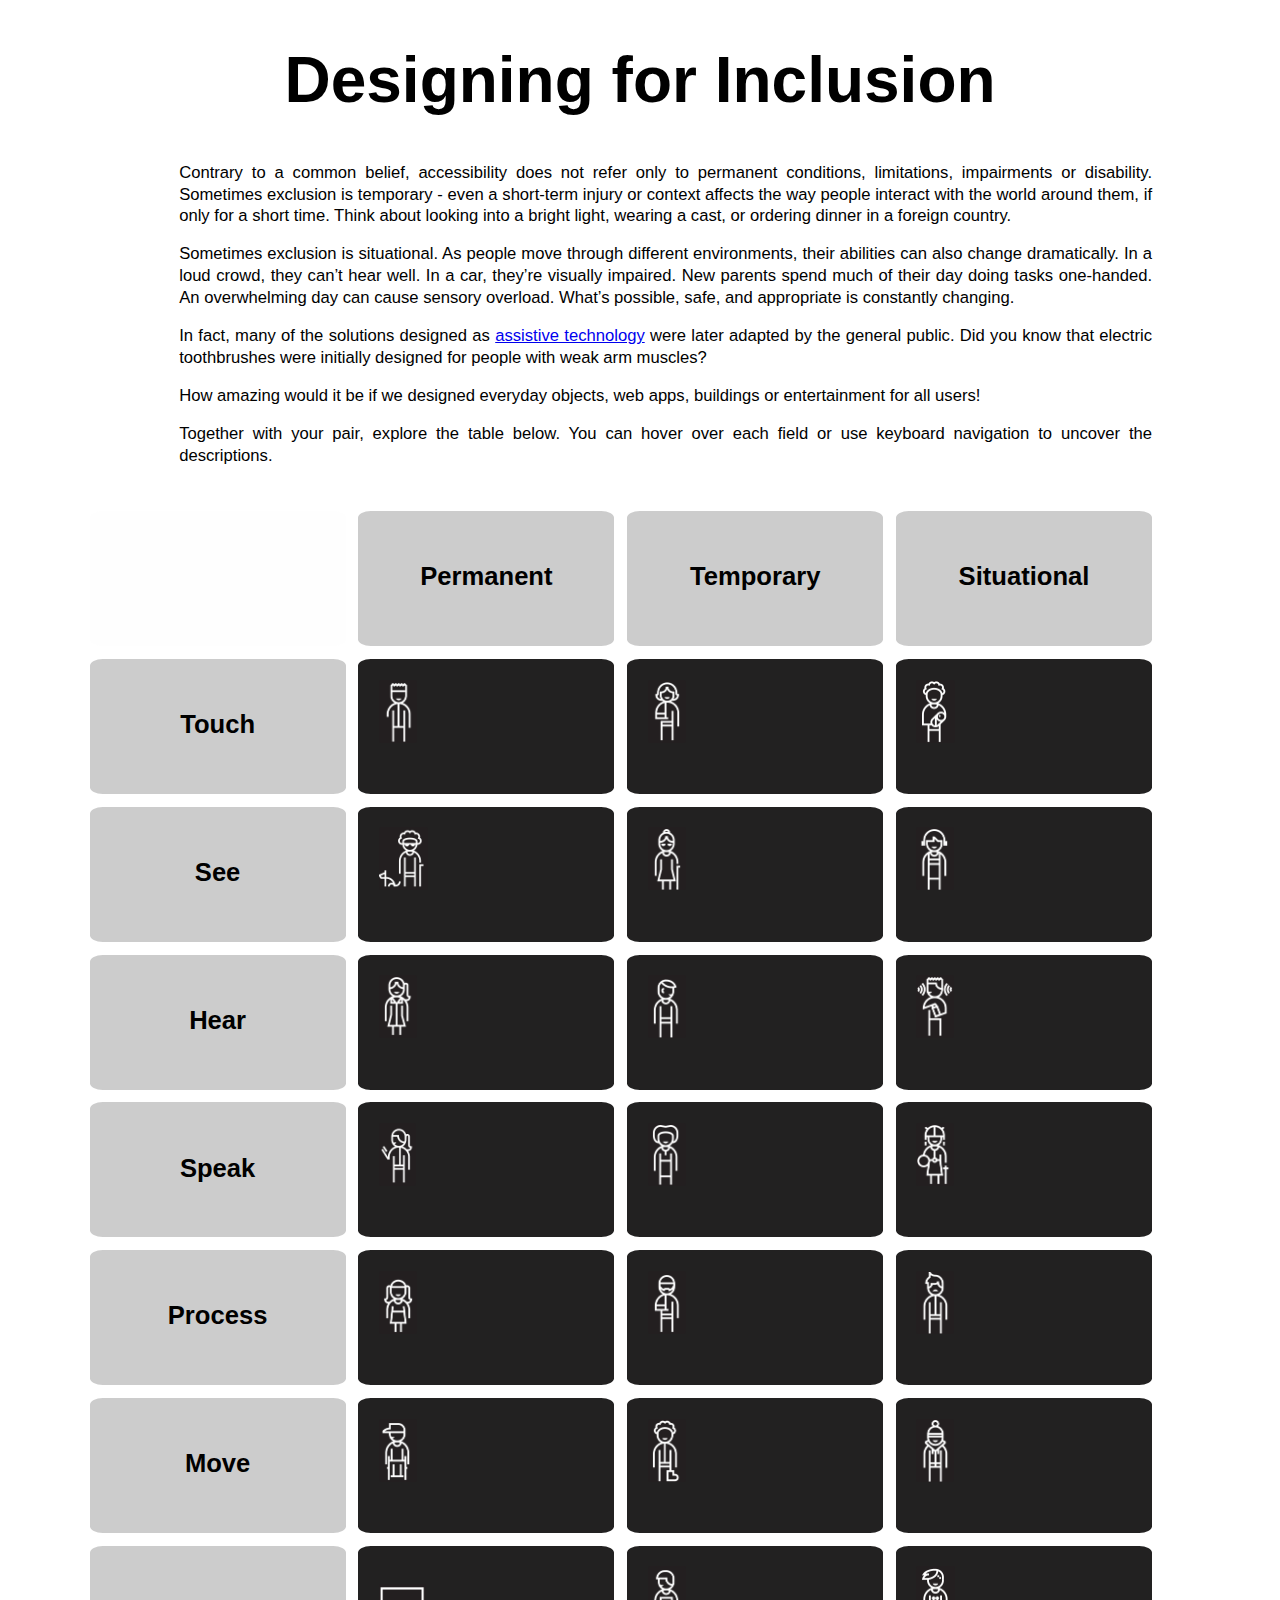
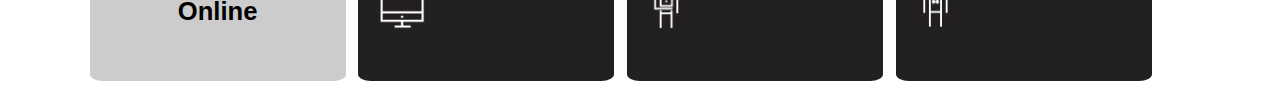
<file: index.html>
<!DOCTYPE html>
<html lang="en">
<head>
    <meta charset="UTF-8">
    <LINK href="stylesheet.css" rel="stylesheet" type="text/css">
    <meta name="viewport" content="width=device-width, initial-scale=1.0">
    <meta http-equiv="X-UA-Compatible" content="ie=edge">
    <title>Web Accessibility 101</title>
</head>
<body>
    <h1>Designing for Inclusion</h1>
    <article class="intro">
        <p> Contrary to a common belief, accessibility does not refer only to permanent conditions, limitations, impairments or disability. Sometimes exclusion is temporary - even a short-term injury or context affects the way people interact with the world around them, if only for a short time. Think about looking into a bright light, wearing a cast, or ordering dinner in a foreign country. </p>

        <p>Sometimes exclusion is situational. As people move through different environments, their abilities can also change dramatically. In a loud crowd, they can’t hear well. In a car, they’re visually impaired. New parents spend much of their day doing tasks one-handed. An overwhelming day can cause sensory overload. What’s possible, safe, and appropriate is constantly changing.</p>
        <p>In fact, many of the solutions designed as <a href="https://www.atia.org/at-resources/what-is-at/" tabindex="1">assistive technology</a> were later adapted by the general public. Did you know that electric toothbrushes were initially designed for people with weak arm muscles? </p>
        <p>How amazing would it be if we designed everyday objects, web apps, buildings or entertainment for all users! </p>
        <p>Together with your pair, explore the table below. You can hover over each field or use keyboard navigation to uncover the descriptions. </p>
    </article>
    <div class="table">
        <div class="box"></div>
        <div class="box"> Touch</div>
        <div class="box"> See</div>
        <div class="box"> Hear</div>
        <div class="box"> Speak</div>
        <div class="box"> Process</div>
        <div class="box"> Move</div>
        <div class="box"> Online</div>

        <div class="box"> Permanent</div>

        <div class="box" tabindex="1">
            <img src="./img/one-arm.png" 
                class="pic" 
                alt=""/>
            One arm
        </div>
        <div class="box" tabindex="4">
            <img src="./img/blind.png" 
                class="pic" 
                alt=""/>
             Blind
        </div>
        <div class="box" tabindex="7">
            <img src="./img/deaf.png" 
                class="pic" 
                alt=""/>
             Deaf
        </div>
        <div class="box" tabindex="10">
            <img src="./img/non-verbal.png" 
                class="pic" 
                alt=""/>
             Non-verbal
        </div>
        <div class="box" tabindex="13">
            <img src="./img/neuroatypical.png" 
                class="pic" 
                alt=""/>
             Neuroatypical
        </div>
        <div class="box" tabindex="16">
            <img src="./img/wheelchair-user.png" 
                class="pic" 
                alt=""/>
             Wheelchair user
        </div>
        <div class="box" tabindex="16">
                <img src="./img/weak-i.png" 
                    class="pich" 
                    alt=""/>
                 Weak internet
        </div>

        <div class="box"> Temporary </div>

        <div class="box" tabindex="2">
            <img src="./img/arm-injury.png" 
                class="pic" 
                alt=""/>
             Arm injury
        </div>
        <div class="box" tabindex="5">
            <img src="./img/cataract.png" 
                class="pic" 
                alt=""/>
             Cataract
        </div>
        <div class="box" tabindex="8">
            <img src="./img/ear-infection.png" 
                class="pic" 
                alt=""/>
             Ear infection
        </div>
        <div class="box" tabindex="11">
            <img src="./img/laryngitis.png" 
                class="pic" 
                alt=""/>
             Laryngitis
        </div>
        <div class="box" tabindex="14">
            <img src="./img/concussion.png" 
                class="pic" 
                alt=""/>
             Concussion
        </div>
        <div class="box" tabindex="17">
            <img src="./img/broken-leg.png" 
                class="pic" 
                alt=""/>
             Broken leg
        </div>

        <div class="box" tabindex="17">
                <img src="./img/traveling.png" 
                    class="pic" 
                    alt=""/>
                 Traveling
        </div>
        
        <div class="box"> Situational</div>

        <div class="box" tabindex="3"> 
            <img src="./img/parent.png" 
                class="pic" 
                alt=""/>
             New parent
        </div>
        <div class="box" tabindex="6">
                <img src="./img/distracted.png" 
                    class="pic" 
                    alt=""/>
             Distracted driver</div>
        <div class="box" tabindex="9">
                <img src="./img/bartender.png" 
                    class="pic" 
                    alt=""/>
             Bartender</div>
        <div class="box" tabindex="12">
                <img src="./img/accent.png" 
                    class="pic" 
                    alt=""/>
             Heavy accent</div>
        <div class="box" tabindex="15">
                <img src="./img/stress.png" 
                    class="pic" 
                    alt=""/>
             Stress</div>
        <div class="box" tabindex="18">
                <img src="./img/snow-mounds.png" 
                    class="pic" 
                    alt=""/>
             Snow mound
        </div>
        <div class="box" tabindex="16">
                <img src="./img/in-metro.png" 
                    class="pic" 
                    alt=""/>
                 In metro
        </div>
      </div>
</body>
</html>
</file>
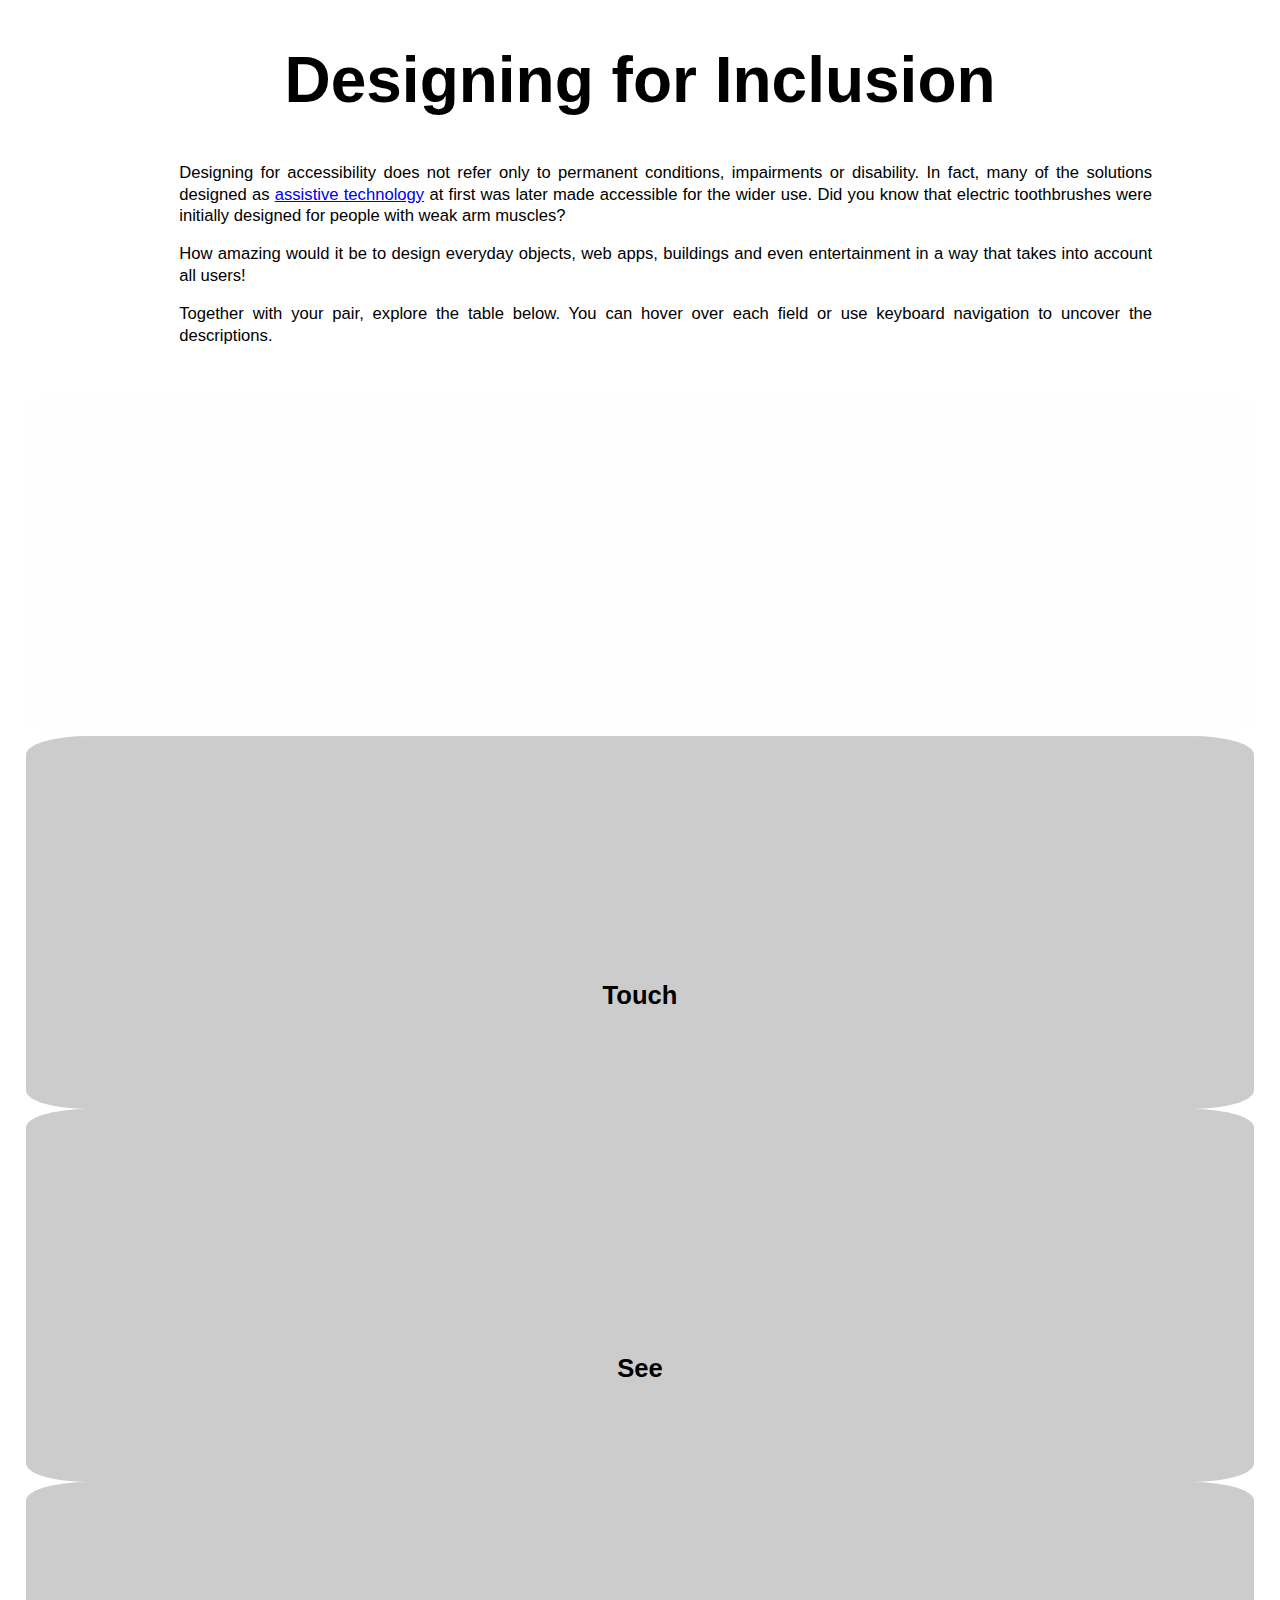
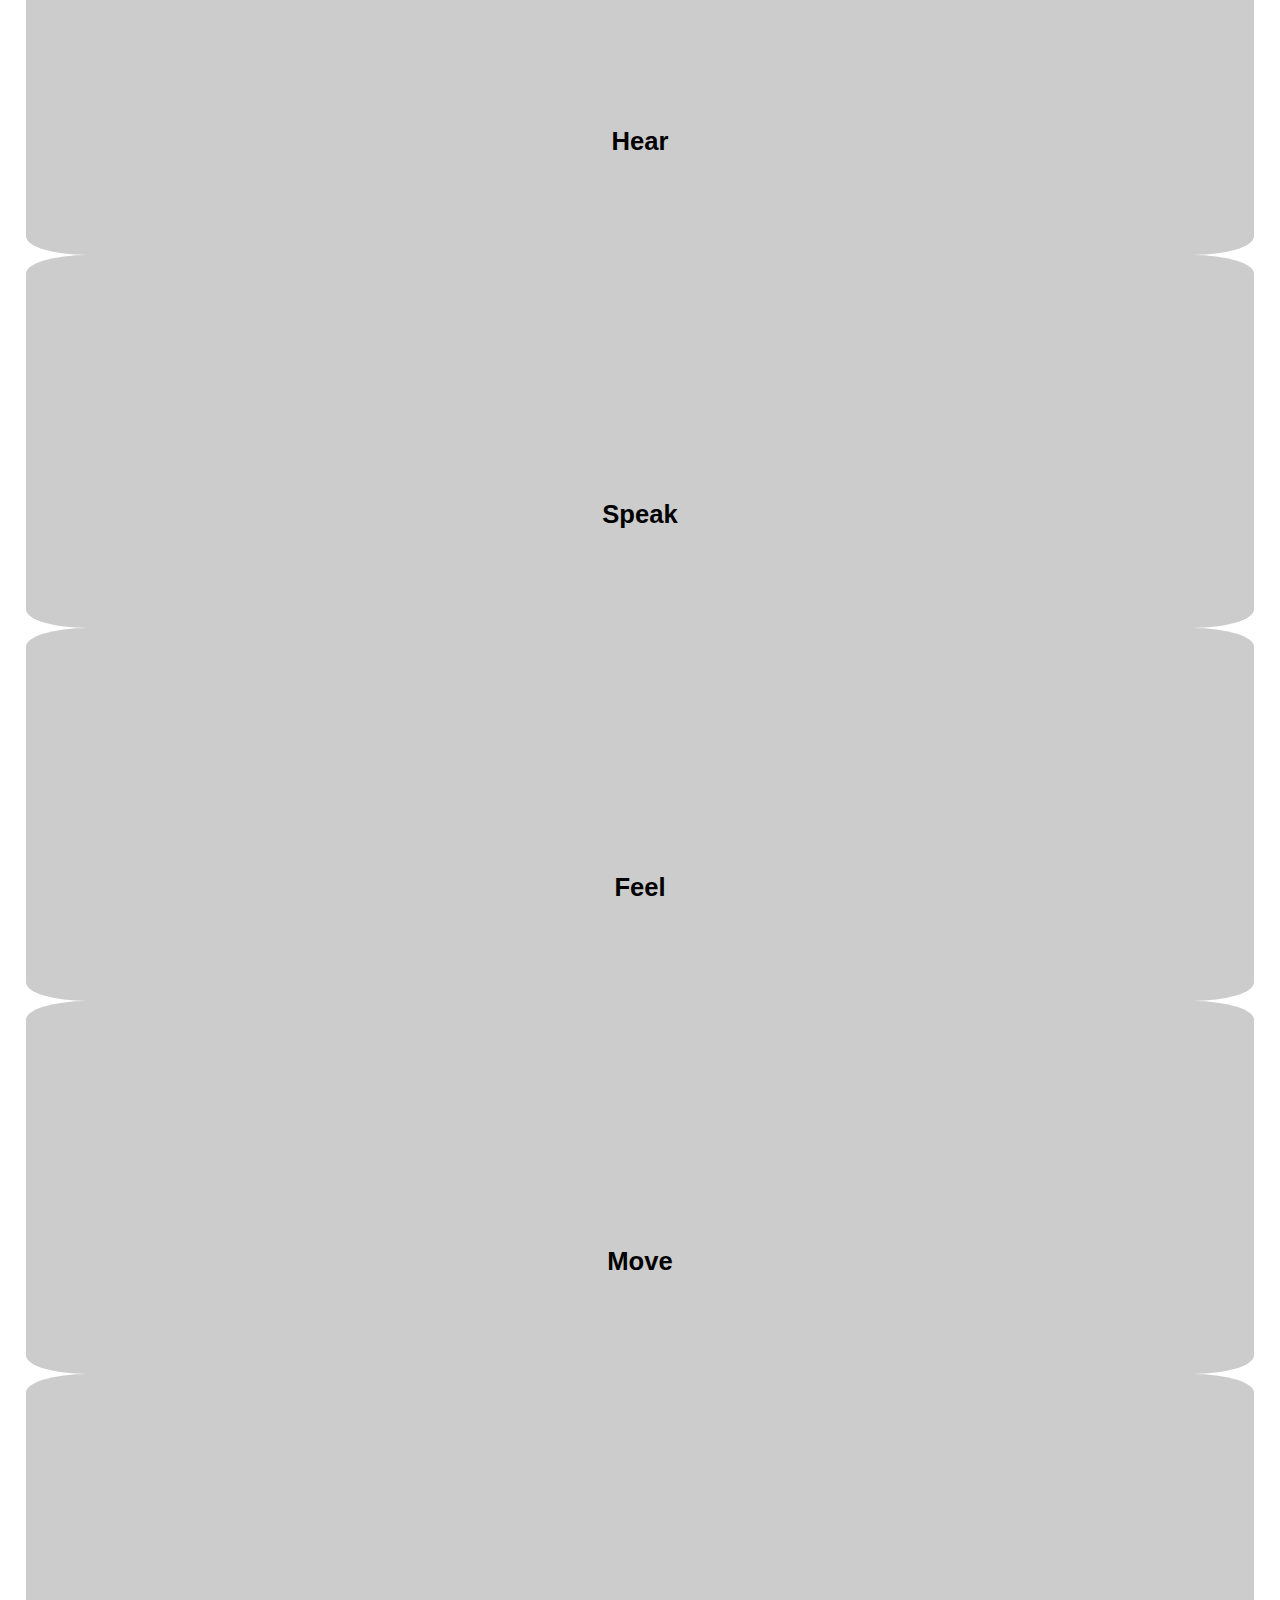
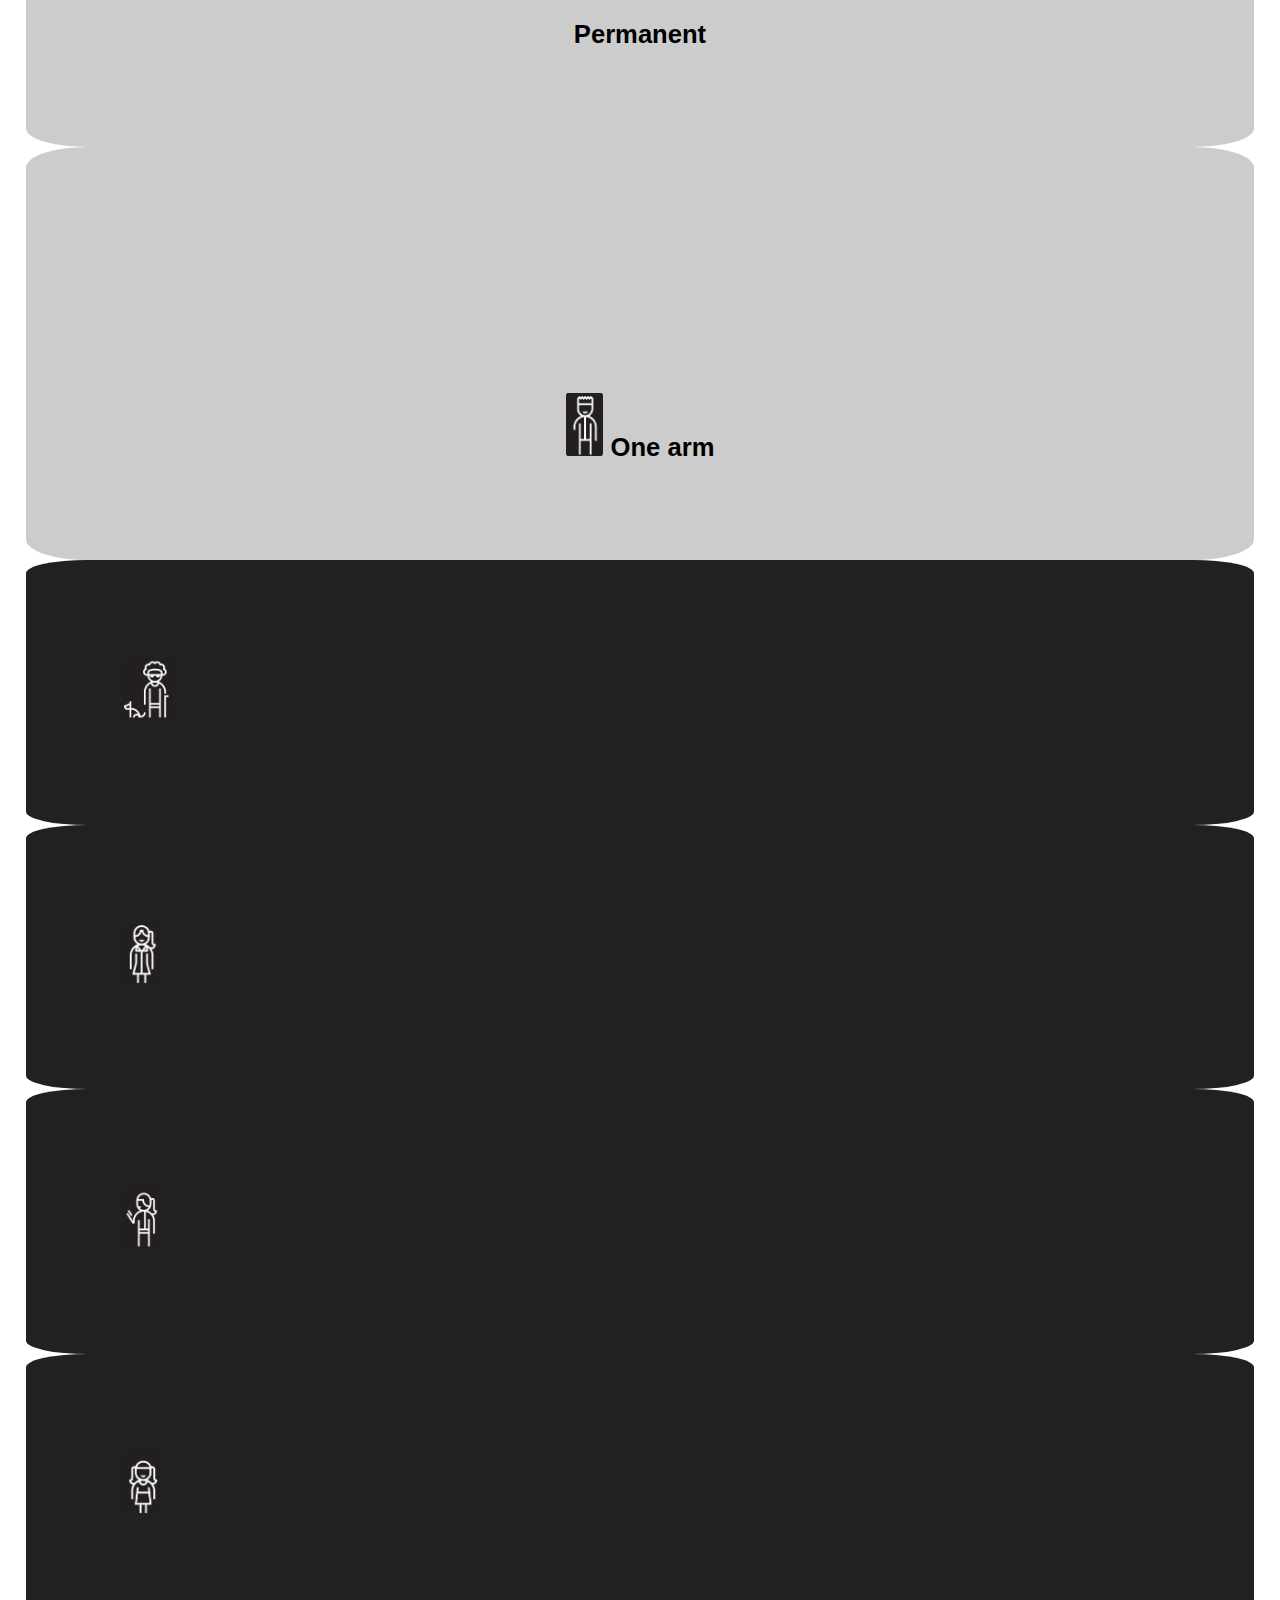
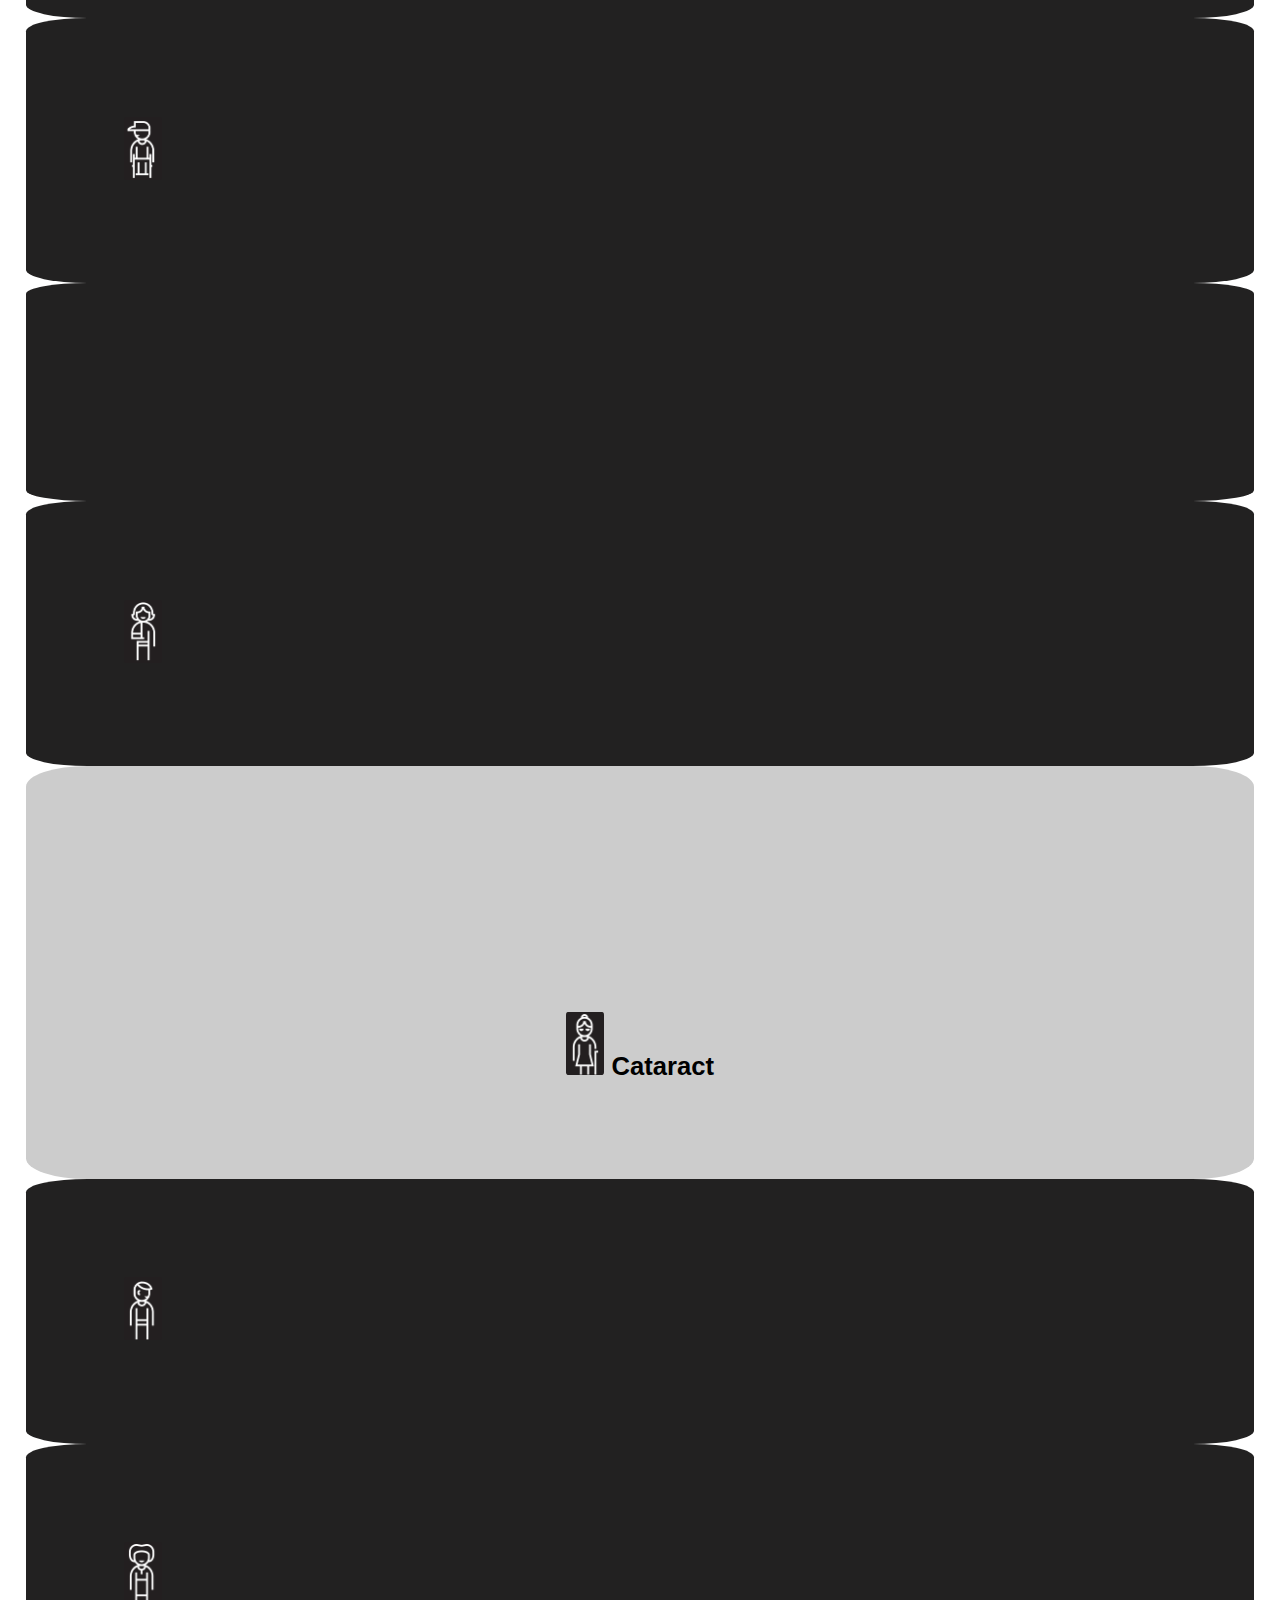
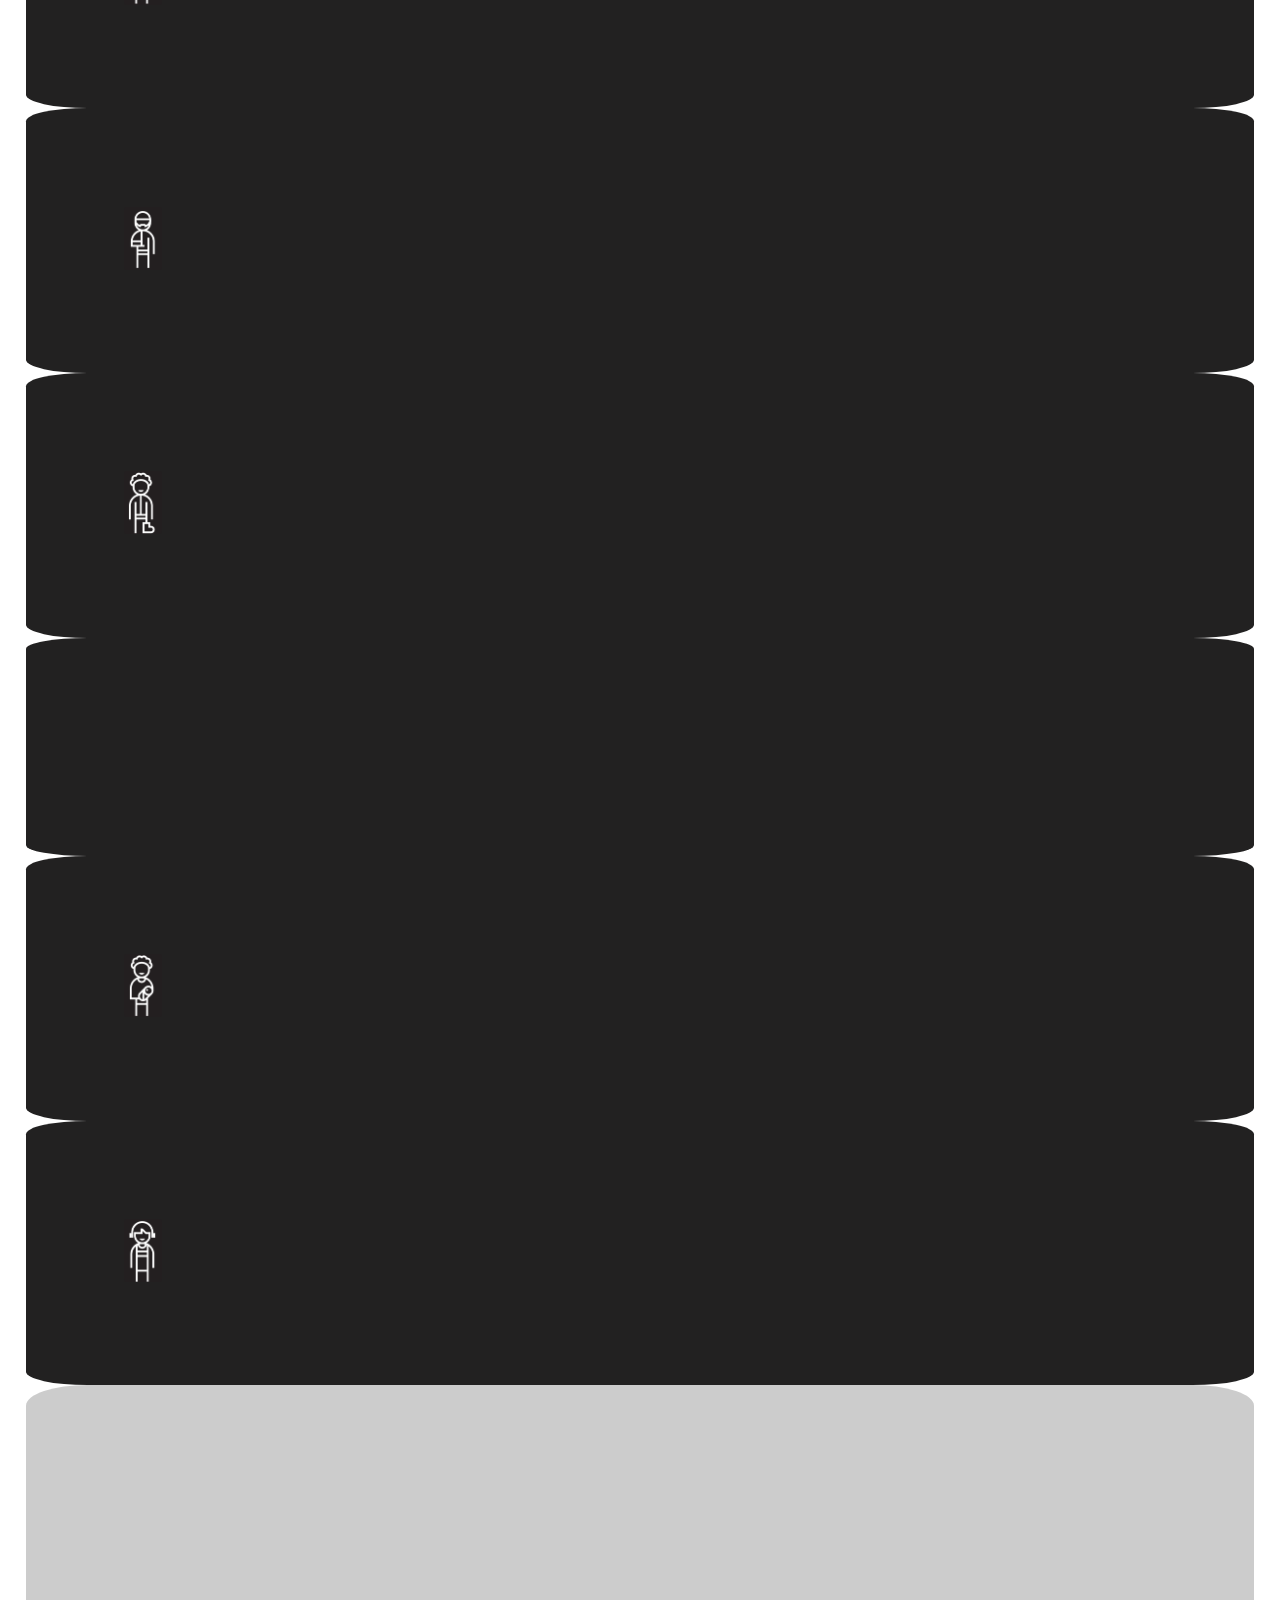
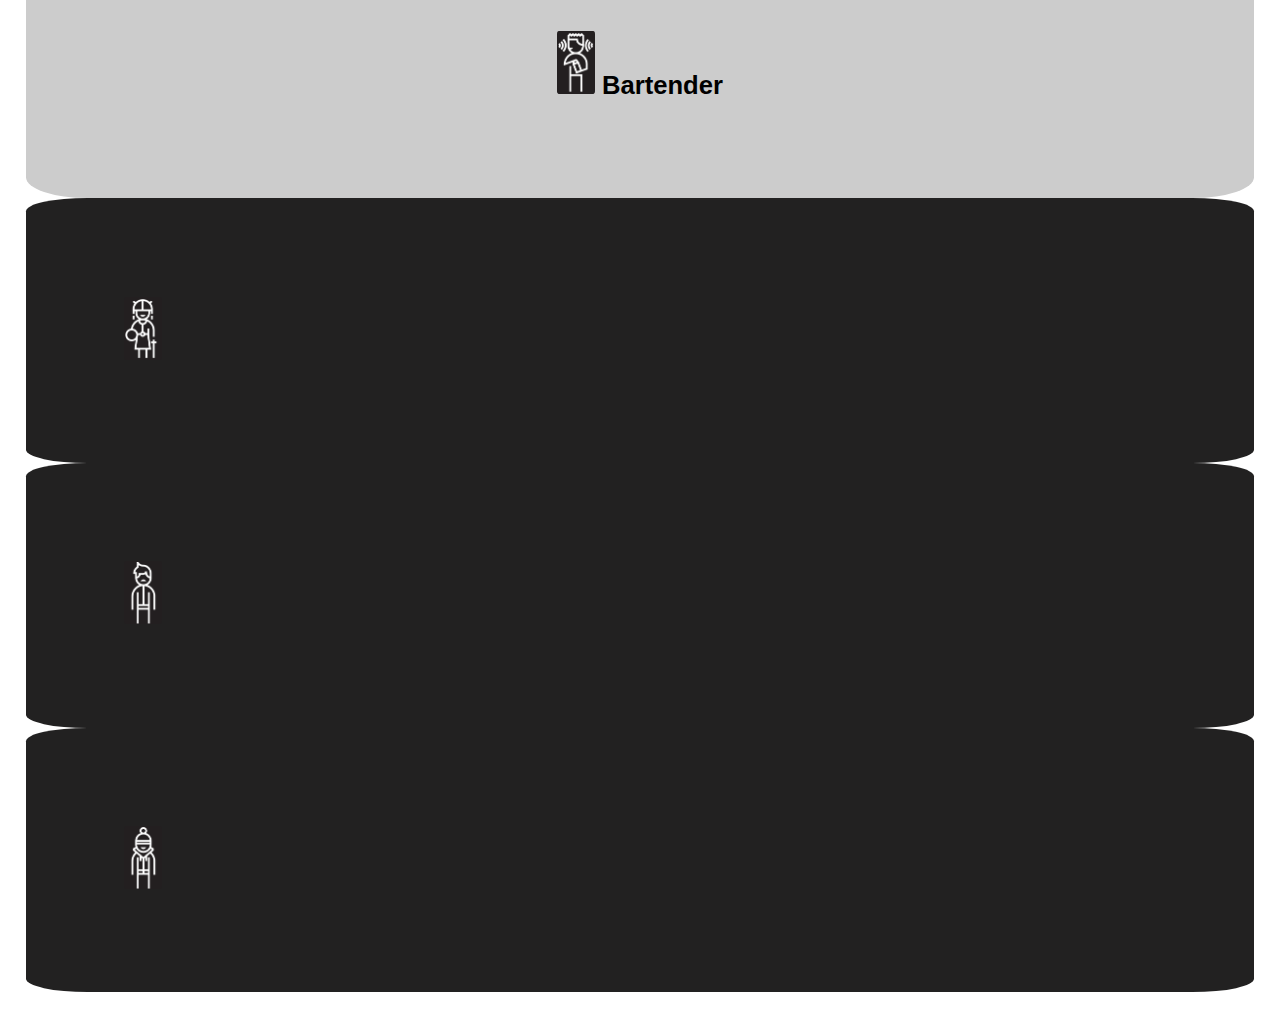
<file: exercise/solution.html>
<!DOCTYPE html>
<html lang="en">
<head>
    <meta charset="UTF-8">
    <LINK href="../stylesheet.css" rel="stylesheet" type="text/css">
    <meta name="viewport" content="width=device-width, initial-scale=1.0">
    <meta http-equiv="X-UA-Compatible" content="ie=edge">
    <title>Web Accessibility 101</title>
</head>
<body>
    <h1>Designing for Inclusion</h1>
    <div class="intro">
        <p> Designing for accessibility does not refer only to permanent conditions, impairments or disability. In fact, many of the solutions designed as <a href="https://www.atia.org/at-resources/what-is-at/" tabindex="1">assistive technology</a> 
            at first was later made accessible for the wider use. Did you know that electric toothbrushes were initially designed for people with weak arm muscles? </p>
        <p>How amazing would it be to design everyday objects, web apps, buildings and even entertainment in a way that takes into account all users! </p>
        <p>Together with your pair, explore the table below. You can hover over each field or use keyboard navigation to uncover the descriptions. </p>
    </div>
    <div class="container">
        <div class="box"></div>
        <div class="box"> Touch</div>
        <div class="box"> See</div>
        <div class="box"> Hear</div>
        <div class="box"> Speak</div>
        <div class="box"> Feel</div>
        <div class="box"> Move</div>

        <div class="box"> Permanent</div>

        <div class="box" tabindex="1">
            <img src="../img/one-arm.png" 
                class="pic" 
                alt="icon of a person with one arm"/>
            One arm
        </div>
        <div class="box" tabindex="4">
            <img src="../img/blind.png" 
                class="pic" 
                alt="icon of a person with glasses, walking stick and a service dog"/>
             Blind
        </div>
        <div class="box" tabindex="7">
            <img src="../img/deaf.png" 
                class="pic" 
                alt="icon of a person"/>
             Deaf
        </div>
        <div class="box" tabindex="10">
            <img src="../img/non-verbal.png" 
                class="pic" 
                alt="icon of a person looking left"/>
             Non-verbal
        </div>
        <div class="box" tabindex="13">
            <img src="../img/neuroatypical.png" 
                class="pic" 
                alt="icon of a person"/>
             Neuroatypical
        </div>
        <div class="box" tabindex="16">
            <img src="../img/wheelchair-user.png" 
                class="pic" 
                alt="icon of a person on a wheelchair"/>
             Wheelchair user
        </div>

        <div class="box"> Temporary </div>

        <div class="box" tabindex="2">
            <img src="../img/arm-injury.png" 
                class="pic" 
                alt="icon of a person with an arm in a cast"/>
             Arm injury
        </div>
        <div class="box" tabindex="5">
            <img src="../img/cataract.png" 
                class="pic" 
                alt="icon of a person with glasses and a walking stick"/>
             Cataract
        </div>
        <div class="box" tabindex="8">
            <img src="../img/ear-infection.png" 
                class="pic" 
                alt="icon of a person looking right"/>
             Ear infection
        </div>
        <div class="box" tabindex="11">
            <img src="../img/laryngitis.png" 
                class="pic" 
                alt="icon of a person"/>
             Laryngitis
        </div>
        <div class="box" tabindex="14">
            <img src="../img/concussion.png" 
                class="pic" 
                alt="icon of a person in a helmet and their arm in a cast"/>
             Concussion
        </div>
        <div class="box" tabindex="17">
            <img src="../img/broken-leg.png" 
                class="pic" 
                alt="icon of a person with a broken leg"/>
             Broken leg
        </div>
        
        <div class="box"> Situational</div>

        <div class="box" tabindex="3"> 
            <img src="../img/parent.png" 
                class="pic" 
                alt="icon of a person holding a newborn"/>
             New parent
        </div>
        <div class="box" tabindex="6">
                <img src="../img/distracted.png" 
                    class="pic" 
                    alt="icon of a person with headphones"/>
             Distracted driver</div>
        <div class="box" tabindex="9">
                <img src="../img/bartender.png" 
                    class="pic" 
                    alt="icon of a bartender mixing a drink"/>
             Bartender</div>
        <div class="box" tabindex="12">
                <img src="../img/accent.png" 
                    class="pic" 
                    alt="icon of a person dressed like a Viking"/>
             Heavy accent</div>
        <div class="box" tabindex="15">
                <img src="../img/stress.png" 
                    class="pic" 
                    alt="icon of a person with a sour face"/>
             Stress</div>
        <div class="box" tabindex="18">
                <img src="../img/snow-mounds.png" 
                    class="pic" 
                    alt="icon of a person dressed for winter"/>
             Snow mound</div>
      </div>
</body>
</html>
</file>
<file: stylesheet.css>
body {
    margin: 2%;
    font-family: Verdana, Geneva, Tahoma, sans-serif;
  }

h1 {
    text-align: center;
    margin-bottom: 5vh;
    font-size: 5vw;
    /* check this instead the previous line: font-size: 150%; */
}

.intro {
    margin-bottom: 5vh;
}

p{
    margin-left: 12vw;
    margin-right: 8vw;
    text-align: justify;
    font-size: 1.3vw;
    line-height: 1.3;
}

/* this is the link styling for when it's hovered over or focused */
a:focus, a:hover{
    background-color: yellow;
    outline: red 3px solid;
}

/* this is why the link always remains blue */
a:visited{
    color: blue;
}

/* this is styling for the table */
  .table {
    margin-left: 5vw;
    margin-right: auto;
    width: auto;
    display: grid;
    grid-gap: 1vw;
    grid-template-columns: repeat(6, 20vw);
    grid-template-rows: 15vh 15vh 15vh 15vh 15vh 15vh 15vh 15vh;
    /* check this instead the previous line: grid-template-rows: 100px 100px 100px 100px 100px 100px 100px 100px ; */
    grid-auto-flow: column; 
  }

/* this is the individual box styling */
  .box {
    background-color: rgb(34, 33, 33);
    color:  rgb(34, 33, 33);
    border-radius: 5%;
    padding: 8%;
    font-size: 1.5vw;
  }

/* here are different colors for when we hover over a box or use keyboard navigation on the boxes */
  .box:focus, .box:hover{
    background-color: pink;
    color:  rgb(34, 33, 33);
  }

/* this is first column and first row in the table */
  .box:nth-child(-n+8), .box:nth-child(8n+1) {
    background-color: #ccc;
    color: #000;
    text-align: center;
    padding-top: 20%;
    font-weight: bold;
    /* check this instead the next line: font-size: 150%; */
    font-size: 2vw;
  }

  /* this is the box in the top left corner of the table */
  .box:nth-child(1) {
    opacity: 0.01;
  }

/* this is styling of the small pictures */
    .box .pic {
        height: 7vh;
        /* check this instead the previous line: height 70px */
        width: auto;
        border-radius: 5%;
    }

/* horizontal pictures */
    .box .pich {
        padding-top: 8%;
        height: 5vh;
        /* check this instead the previous line: height: 50px; */
        width: auto;
        border-radius: 5%;
    }
</file>
